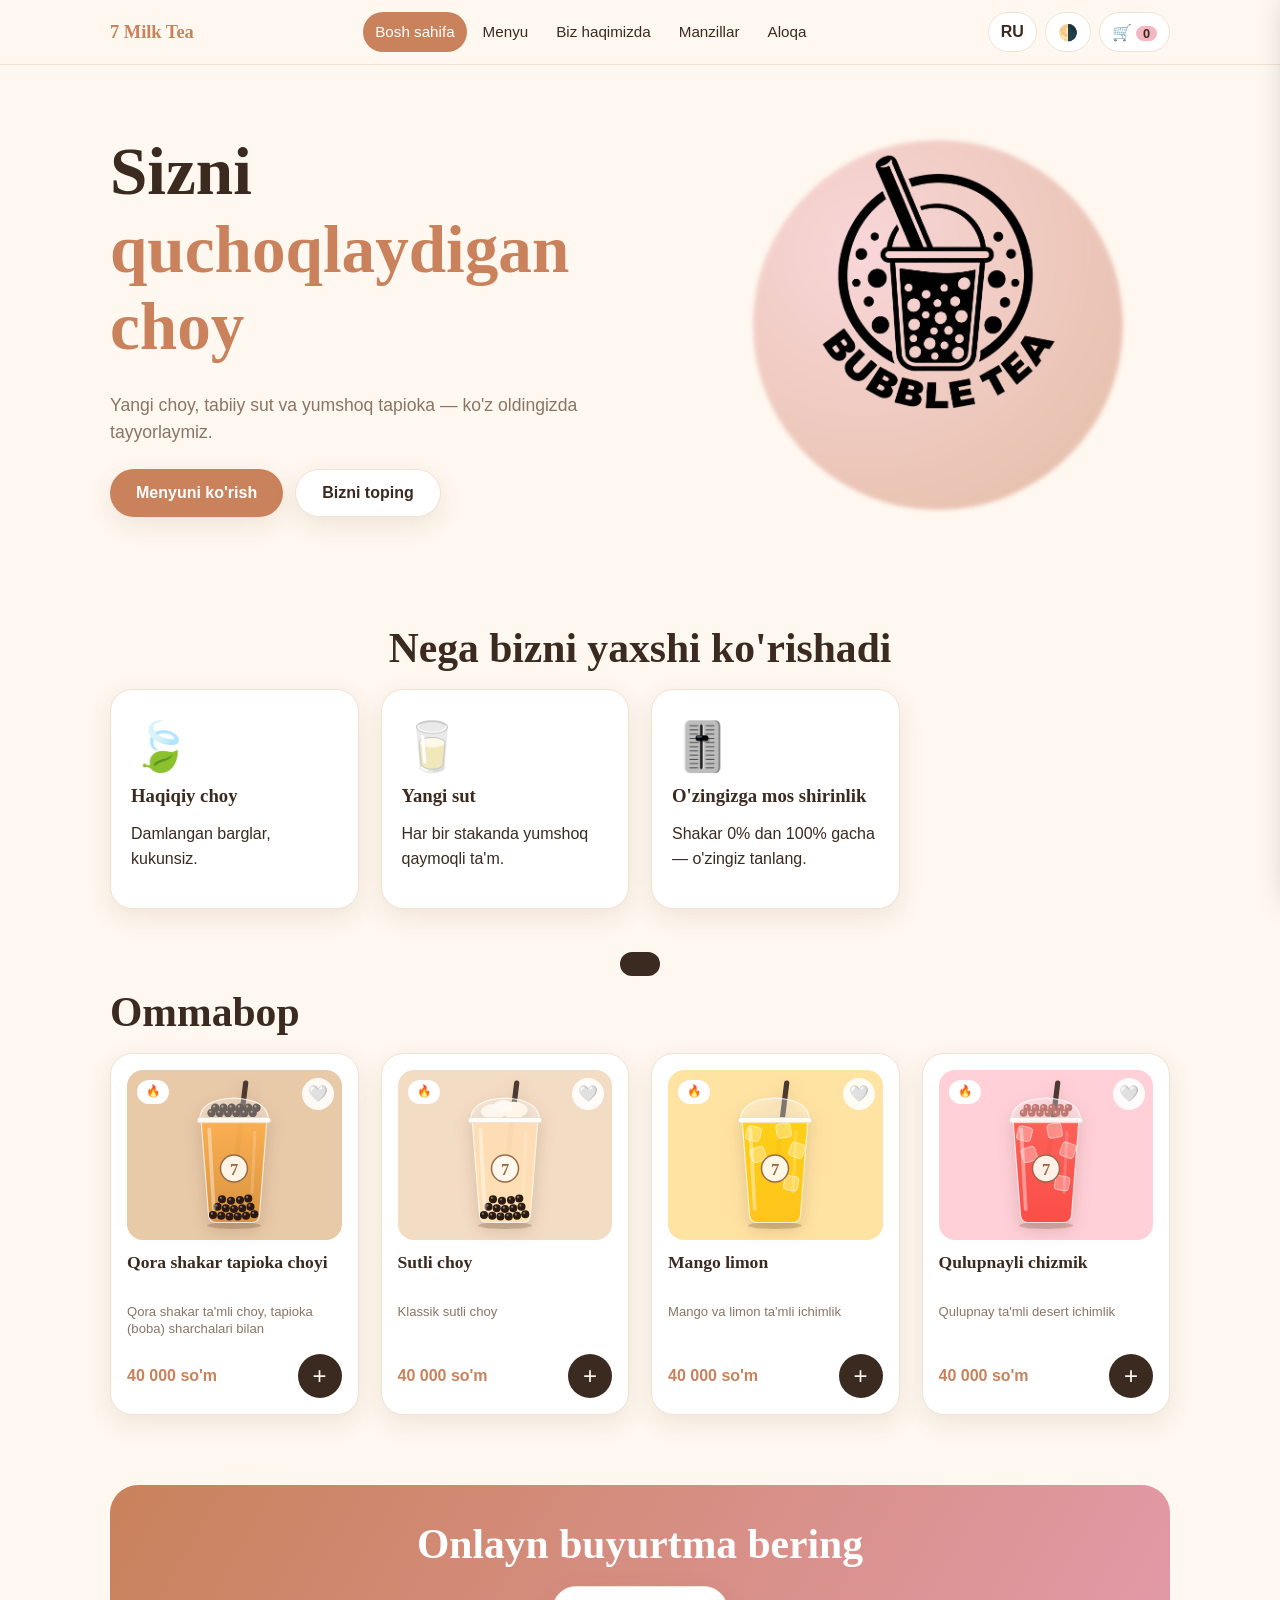
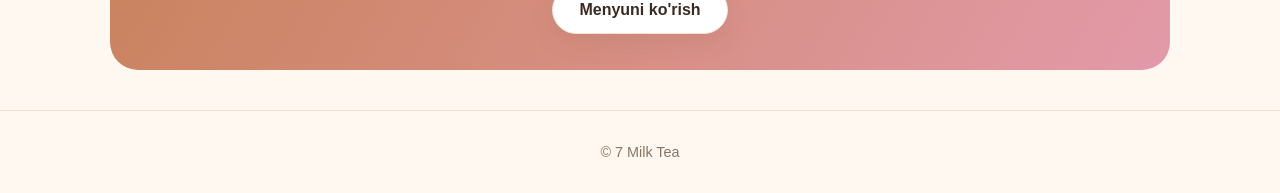
<file: index.html>
<!DOCTYPE html>
<html lang="uz">

<head>
    <meta charset="utf-8">
    <meta name="viewport" content="width=device-width, initial-scale=1, viewport-fit=cover">
    <title>7 Milk Tea</title>
    <link rel="stylesheet" href="style.css">
</head>

<body>


    <header>
        <div class="wrap bar">
            <div class="logo" data-go="home"><span>7 Milk Tea</span></div>
            <nav id="nav"><a data-go="home" data-t="n1"></a><a data-go="menu" data-t="n2"></a><a data-go="about"
                    data-t="n3"></a><a data-go="places" data-t="n4"></a><a data-go="contact" data-t="n5"></a></nav>
            <div class="tools"><button class="ib" id="lg" aria-label="Language">RU</button><button class="ib" id="th"
                    aria-label="Theme">🌗</button><button class="ib" id="cb" aria-label="Cart">🛒<span class="badge"
                        id="cn">0</span></button><button class="ib burger" id="bg" aria-label="Menu">☰</button></div>
        </div>
    </header>
    <main class="wrap">
        <section class="page" id="home">
            <div class="hero">
                <div>
                    <h1><span data-t="h1"></span> <span data-t="h2" style="color:var(--ac)"></span></h1>
                    <p data-t="hp"></p>
                    <div class="cta"><button class="btn" data-go="menu" data-t="b1"></button><button class="btn alt"
                            data-go="places" data-t="b2"></button></div>
                </div>
                <div class="art">
                    <div class="cup"><img class="img" src="picture_2d2814462c3545709ecf0c37a8397079.png" alt=""></div>
                </div>
            </div>
            <div class="sec">
                <h2 style="text-align:center" data-t="why"></h2>
                <div class="grid">
                    <div class="card">
                        <div class="em">🍃</div>
                        <h3 data-t="f1t"></h3>
                        <p data-t="f1d"></p>
                    </div>
                    <div class="card">
                        <div class="em">🥛</div>
                        <h3 data-t="f2t"></h3>
                        <p data-t="f2d"></p>
                    </div>
                    <div class="card">
                        <div class="em">🎚️</div>
                        <h3 data-t="f3t"></h3>
                        <p data-t="f3d"></p>
                    </div>
                </div>
            </div>
            <div class="sec">
                <h2 data-t="hits"></h2>
                <div class="grid" id="hits"></div>
            </div>
            <div class="band">
                <h2 data-t="bt"></h2><button class="btn alt" data-go="menu" data-t="b1"></button>
            </div>
        </section>
        <section class="page" id="menu">
            <div class="sec">
                <h2 data-t="n2"></h2>
                <p class="rev" data-t="mnote"></p><input id="q" data-p="search">
                <div class="tabs" id="tabs"></div>
                <div class="grid" id="mg"></div>
            </div>
        </section>
        <section class="page" id="about">
            <div class="sec two">
                <div>
                    <h2 data-t="n3"></h2>
                    <p data-t="ab1"></p>
                    <p data-t="ab2"></p><button class="btn" data-go="menu" data-t="b1"></button>
                </div>
                <div class="card" style="text-align:center">
                    <div style="font-size:7rem">🍵</div>
                </div>
            </div>
        </section>
        <section class="page" id="places">
            <div class="sec">
                <h2 data-t="n4"></h2>
                <div class="grid"><a class="card" href="https://yandex.com/maps/org/7_milk_tea/162572841706/"
                        target="_blank" rel="noopener">
                        <div class="em">📍</div>
                        <h3 data-t="city"></h3>
                        <p data-t="addr"></p>
                    </a>
                    <a target="_blank" href="https://eda.yandex.ru/restaurant/7_milk_tea?utm_campaign=superapp_taxi_web&utm_medium=referral&utm_source=rst_shared_link">
                        <div class="yandex">
                            <h2 class="yndxy">Яндекс Еда</h2>
                        </div>
                    </a>
                    <a target="_blank" href="https://www.uzumtezkor.uz/ru/discovery/search">
                        <div class="uzum">
                            <img class="uu" src="./unnamed.webp" alt="">
                            <h2 class="ww">Uzum tezkor</h2>
                        </div>
                    </a>
                </div>
            </div>
        </section>
        <section class="page" id="contact">
            <div class="sec two">
                <div>
                    <h2 data-t="n5"></h2>
                    <p data-t="cp"></p>
                    <p>📞 <a href="tel:+998993416116">+998 99 341 61 16</a><br><br><a
                            href="https://t.me/Sevendegremilktea" target="_blank" rel="noopener"><img class="img2"
                                src="[data-uri]"
                                alt="">Telegram</a><br><a href="https://www.instagram.com/bonjour_bubbleteauz/"
                            target="_blank" rel="noopener"><img class="img3"
                                src="[data-uri]"
                                alt="">Instagram</a></p>
                </div>
                <div class="card"><label data-t="nm"></label><input id="cname"><label data-t="ph"></label><input
                        id="cph" type="tel"><label data-t="msg"></label><textarea id="cmsg" rows="4"></textarea><button
                        class="btn" id="send" data-t="send"></button></div>
            </div>
        </section>
    </main>
    <footer>© 7 Milk Tea</footer>
    <aside id="drawer">
        <div style="display:flex;justify-content:space-between;align-items:center">
            <h2 style="margin:0" data-t="cart"></h2><button class="ib" id="cc" aria-label="Close">✕</button>
        </div>
        <div id="lines"></div><input id="oname" data-p="nm" autocomplete="name"><input id="ophone" data-p="ph"
            type="tel" autocomplete="tel">
        <div id="sum"></div><button class="btn" id="ord" data-t="order"></button>
    </aside>
    <div id="ov"></div>
    <div id="ok">
        <div class="card">
            <div style="font-size:4rem">🎉</div>
            <h2 data-t="thx"></h2>
            <p id="okt"></p><button class="btn" id="okb">OK</button>
        </div>
    </div>
    <div id="opt">
        <div class="card">
            <h3 id="ot"></h3><label data-t="sugar"></label><select id="osu">
                <option>0%</option>
                <option>30%</option>
                <option>50%</option>
                <option>70%</option>
                <option selected>100%</option>
            </select><label data-t="top"></label><select id="otp"></select>
            <div class="row" style="padding-bottom:10px"><b class="price" id="opr"></b><button class="btn" id="oadd"
                    data-t="add"></button></div><button class="btn alt" id="ox" style="width:100%"
                data-t="cancel"></button>
        </div>
    </div>
    <div id="toast"></div>
    </footer>
    <script src="./script.js"></script>
</body>

</html>
</file>
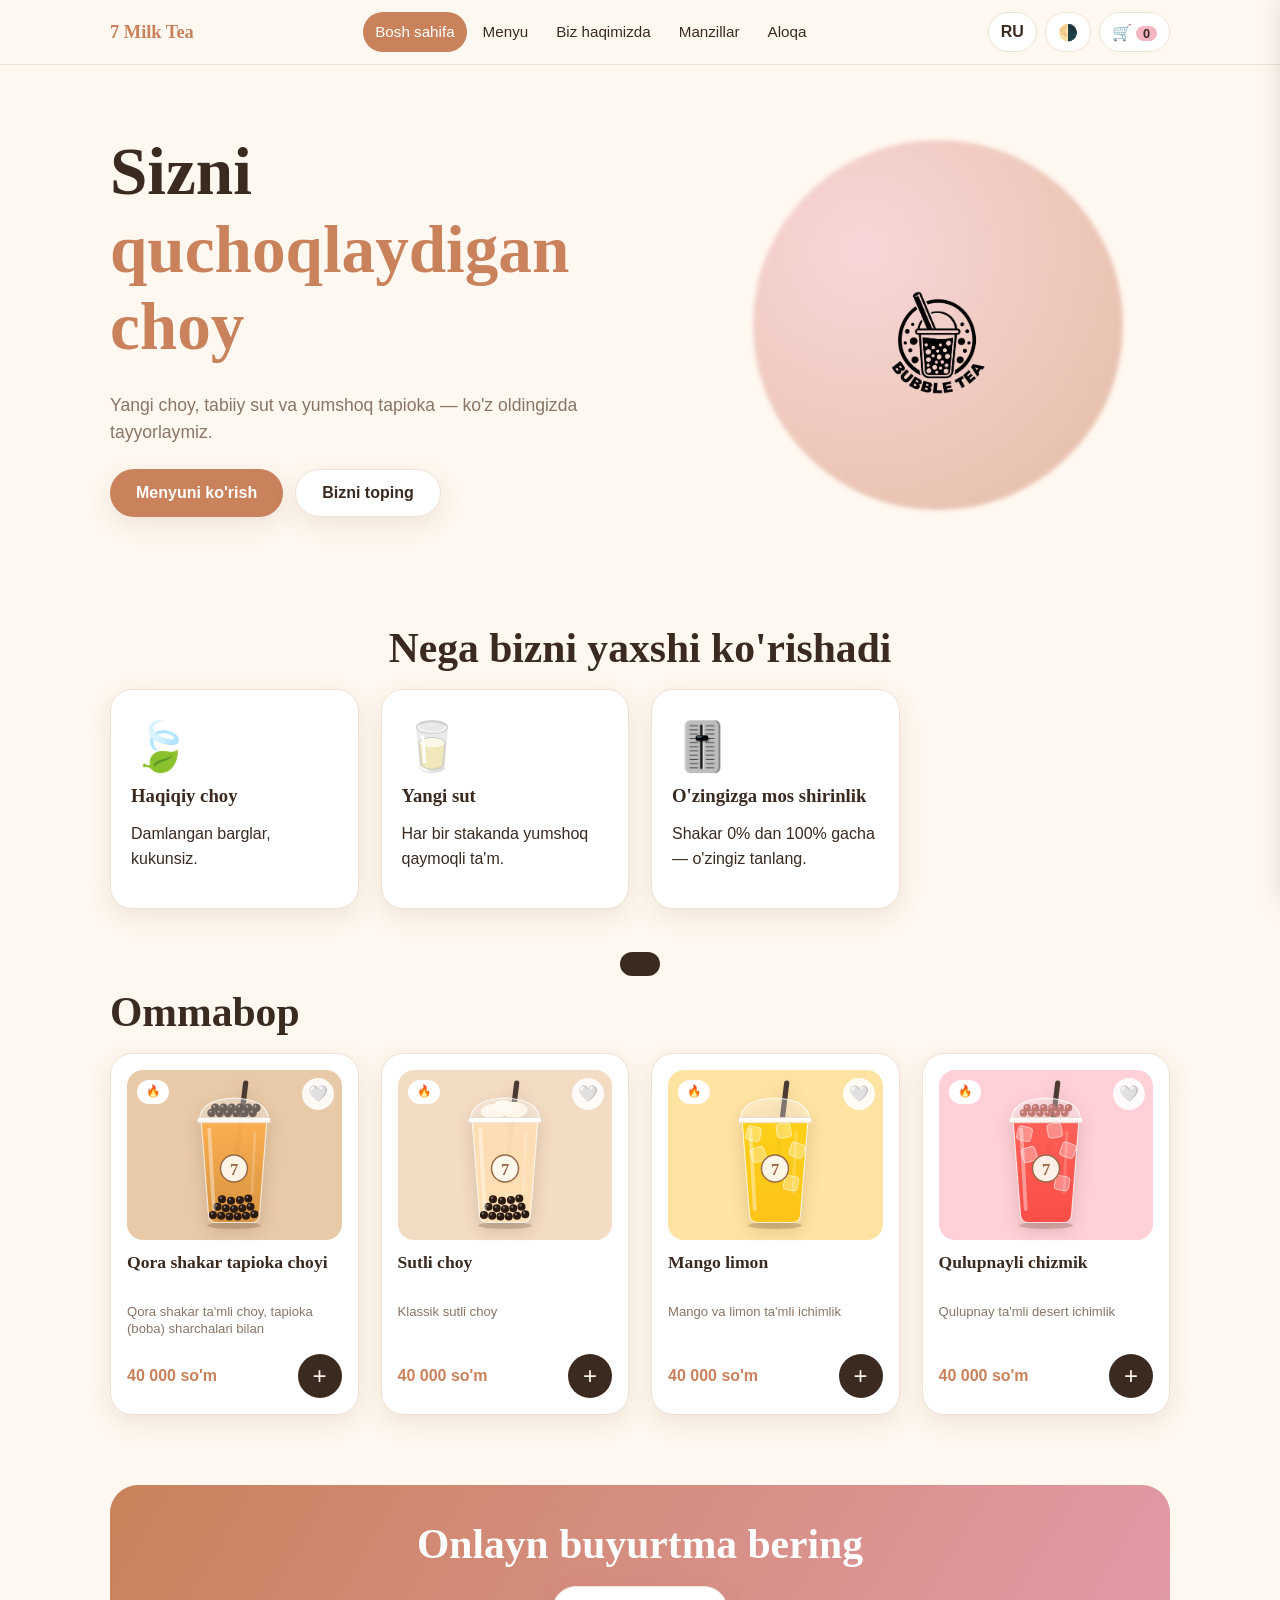
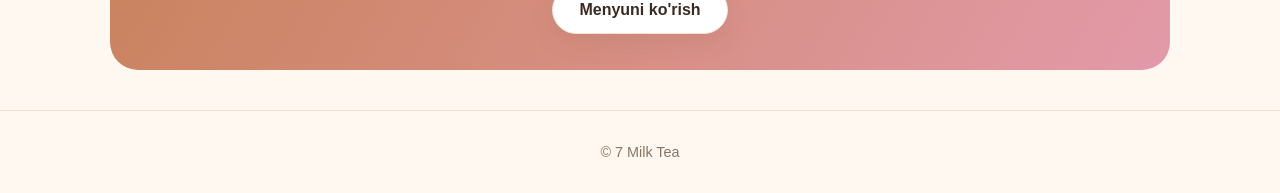
<file: index (5) (2) (2).html>
<!DOCTYPE html>
<html lang="uz">

<head>
    <meta charset="utf-8">
    <meta name="viewport" content="width=device-width, initial-scale=1, viewport-fit=cover">
    <title>7 Milk Tea</title>
    <style>
        :root {
            --bg: #fff8f0;
            --card: #fff;
            --ink: #3b2a20;
            --mut: #8a7565;
            --ac: #c9825b;
            --ac2: #f4b6c2;
            --gr: #a8c686;
            --line: #f0e2d3;
            --sh: 0 8px 24px rgba(120, 80, 50, .12);
            box-sizing: border-box;
            padding-top: env(safe-area-inset-top, 0px);
            padding-bottom: env(safe-area-inset-bottom, 0px)
        }

        @media(prefers-color-scheme:dark) {
            :root:not([data-theme="light"]) {
                --bg: #241a15;
                --card: #33251d;
                --ink: #f7eadd;
                --mut: #c2a993;
                --line: #4a3629;
                --sh: 0 8px 24px rgba(0, 0, 0, .4)
            }
        }

        :root[data-theme="dark"] {
            --bg: #241a15;
            --card: #33251d;
            --ink: #f7eadd;
            --mut: #c2a993;
            --line: #4a3629;
            --sh: 0 8px 24px rgba(0, 0, 0, .4)
        }

        html {
            scroll-padding-top: env(safe-area-inset-top, 0px);
            scroll-behavior: smooth
        }

        * {
            text-decoration: none;
            box-sizing: border-box
        }

        body {
            margin: 0;
            background: var(--bg);
            color: var(--ink);
            font-family: -apple-system, "Segoe UI", Roboto, Helvetica, Arial, sans-serif;
            line-height: 1.55
        }

        h1,
        h2,
        h3 {
            font-family: Georgia, "Times New Roman", serif;
            margin: 0 0 .4em;
            line-height: 1.15
        }

        h1 {
            font-size: clamp(2.2rem, 7vw, 4.2rem)
        }

        h2 {
            font-size: clamp(1.7rem, 4.5vw, 2.6rem)
        }

        .wrap {
            max-width: 1100px;
            margin: 0 auto;
            padding: 0 20px
        }

        header {
            position: sticky;
            top: env(safe-area-inset-top, 0px);
            z-index: 20;
            background: color-mix(in srgb, var(--bg) 88%, transparent);
            backdrop-filter: blur(10px);
            border-bottom: 1px solid var(--line)
        }

        .bar {
            display: flex;
            align-items: center;
            justify-content: space-between;
            height: 64px;
            gap: 10px
        }

        .logo {
            font-family: Georgia, serif;
            font-weight: 700;
            font-size: 1.15rem;
            cursor: pointer;
            white-space: nowrap
        }

        .logo span {
            color: var(--ac)
        }

        nav {
            display: flex;
            gap: 4px
        }

        nav a {
            padding: 8px 12px;
            border-radius: 99px;
            color: var(--ink);
            text-decoration: none;
            font-size: .95rem;
            cursor: pointer
        }

        nav a.on,
        nav a:hover {
            background: var(--ac);
            color: #fff
        }

        .tools {
            display: flex;
            gap: 8px
        }

        .ib {
            border: 1px solid var(--line);
            background: var(--card);
            color: var(--ink);
            border-radius: 99px;
            height: 40px;
            min-width: 40px;
            padding: 0 12px;
            font-size: 1rem;
            cursor: pointer
        }

        .burger {
            display: none
        }

        @media(max-width:780px) {
            .burger {
                display: block
            }

            nav {
                display: none;
                position: absolute;
                top: 64px;
                left: 0;
                right: 0;
                flex-direction: column;
                background: var(--bg);
                padding: 10px 20px 16px;
                border-bottom: 1px solid var(--line)
            }

            nav.open {
                display: flex
            }
        }

        .btn {
            display: inline-block;
            border: 0;
            background: var(--ac);
            color: #fff;
            padding: 14px 26px;
            border-radius: 99px;
            font-size: 1rem;
            font-weight: 600;
            cursor: pointer;
            box-shadow: var(--sh);
            text-decoration: none
        }

        .btn.alt {
            background: var(--card);
            color: var(--ink);
            border: 1px solid var(--line)
        }

        .page {
            display: none;
            animation: in .4s
        }

        .page.on {
            display: block
        }

        @keyframes in {
            from {
                opacity: 0;
                transform: translateY(12px)
            }

            to {
                opacity: 1;
                transform: none
            }
        }

        .hero {
            display: grid;
            grid-template-columns: 1.1fr .9fr;
            gap: 30px;
            align-items: center;
            padding: 50px 0
        }

        @media(max-width:780px) {
            .hero {
                grid-template-columns: 1fr;
                text-align: center;
                padding: 30px 0
            }

            .hero .cta {
                justify-content: center
            }
        }

        .hero p {
            color: var(--mut);
            font-size: 1.1rem;
            max-width: 520px
        }

        .cta {
            display: flex;
            gap: 12px;
            flex-wrap: wrap;
            margin-top: 22px
        }

        .art {
            position: relative;
            aspect-ratio: 1;
            max-width: 420px;
            margin: auto;
            width: 100%;
            display: grid;
            place-items: center
        }

        .art:before {
            content: "";
            position: absolute;
            inset: 6%;
            border-radius: 50%;
            background: radial-gradient(circle at 30% 30%, var(--ac2), var(--ac));
            opacity: .5;
            filter: blur(2px)
        }

        .cup {
            position: relative;
            font-size: clamp(120px, 30vw, 220px);
            animation: fl 4s ease-in-out infinite
        }

        @keyframes fl {
            50% {
                transform: translateY(-14px) rotate(3deg)
            }
        }

        .pill {
            position: absolute;
            background: var(--card);
            box-shadow: var(--sh);
            border-radius: 99px;
            padding: 8px 14px;
            font-size: .85rem;
            font-weight: 600
        }

        .sec {
            padding: 40px 0
        }

        .grid {
            display: grid;
            gap: 18px;
            grid-template-columns: repeat(auto-fill, minmax(230px, 1fr))
        }

        .card {
            background: var(--card);
            border: 1px solid var(--line);
            border-radius: 22px;
            padding: 20px;
            box-shadow: var(--sh)
        }

        .card .em {
            font-size: 3rem
        }

        .item {
            display: flex;
            flex-direction: column;
            gap: 6px;
            transition: transform .2s
        }

        .item:hover {
            transform: translateY(-4px)
        }

        .item .top {
            height: 110px;
            border-radius: 16px;
            display: grid;
            place-items: center;
            font-size: 3.6rem
        }

        .price {
            font-weight: 700;
            color: var(--ac)
        }

        .row {
            display: flex;
            justify-content: space-between;
            align-items: center;
            margin-top: auto;
            padding-top: 8px
        }

        .add {
            border: 0;
            background: var(--ink);
            color: var(--bg);
            width: 38px;
            height: 38px;
            border-radius: 50%;
            font-size: 1.3rem;
            cursor: pointer
        }

        .tabs {
            display: flex;
            gap: 8px;
            overflow-x: auto;
            padding: 4px 0 18px
        }

        .tabs button {
            border: 1px solid var(--line);
            background: var(--card);
            color: var(--ink);
            padding: 9px 18px;
            border-radius: 99px;
            cursor: pointer;
            white-space: nowrap;
            font-size: .95rem
        }

        .tabs button.on {
            background: var(--ac);
            color: #fff;
            border-color: var(--ac)
        }

        .band {
            background: linear-gradient(120deg, var(--ac), #e39aa9);
            color: #fff;
            border-radius: 28px;
            padding: 36px 26px;
            text-align: center;
            margin: 30px 0
        }

        .stats {
            display: grid;
            grid-template-columns: repeat(auto-fit, minmax(120px, 1fr));
            gap: 14px;
            text-align: center
        }

        .stats b {
            font-family: Georgia, serif;
            font-size: 2.2rem;
            display: block;
            color: var(--ac)
        }

        .two {
            display: grid;
            grid-template-columns: 1fr 1fr;
            gap: 26px;
            align-items: center
        }

        @media(max-width:780px) {
            .two {
                grid-template-columns: 1fr
            }
        }

        input,
        textarea,
        select {
            width: 100%;
            padding: 13px 14px;
            border-radius: 14px;
            border: 1px solid var(--line);
            background: var(--card);
            color: var(--ink);
            font: inherit;
            margin-bottom: 12px
        }

        label {
            font-size: .9rem;
            color: var(--mut)
        }

        .rev {
            font-style: italic;
            color: var(--mut)
        }

        footer {
            border-top: 1px solid var(--line);
            margin-top: 40px;
            padding: 30px 0;
            color: var(--mut);
            text-align: center;
            font-size: .9rem
        }

        #drawer {
            position: fixed;
            top: 0;
            right: 0;
            bottom: 0;
            width: min(400px, 100%);
            background: var(--bg);
            z-index: 40;
            box-shadow: -10px 0 30px rgba(0, 0, 0, .25);
            transform: translateX(105%);
            transition: .3s;
            display: flex;
            flex-direction: column;
            padding: calc(18px + env(safe-area-inset-top, 0px)) 18px calc(18px + env(safe-area-inset-bottom, 0px))
        }

        #drawer.open {
            transform: none
        }

        #lines {
            flex: 1;
            overflow: auto
        }

        .ln {
            display: flex;
            align-items: center;
            gap: 10px;
            padding: 10px 0;
            border-bottom: 1px solid var(--line)
        }

        .ln .n {
            flex: 1
        }

        .q button {
            border: 1px solid var(--line);
            background: var(--card);
            color: var(--ink);
            width: 28px;
            height: 28px;
            border-radius: 50%;
            cursor: pointer
        }

        .badge {
            background: var(--ac2);
            color: #3b2a20;
            border-radius: 99px;
            padding: 0 7px;
            font-size: .8rem;
            margin-left: 4px;
            font-weight: 700
        }

        #toast {
            position: fixed;
            left: 50%;
            bottom: calc(24px + env(safe-area-inset-bottom, 0px));
            transform: translate(-50%, 100px);
            background: var(--ink);
            color: var(--bg);
            padding: 12px 20px;
            border-radius: 99px;
            z-index: 50;
            transition: .3s
        }

        #toast.on {
            transform: translate(-50%, 0)
        }

        .desc {
            color: var(--mut);
            font-size: .82rem;
            line-height: 1.35
        }

        .hit {
            position: absolute;
            top: 10px;
            left: 10px;
            background: #fff;
            color: #3b2a20;
            font-size: .72rem;
            font-weight: 700;
            padding: 3px 9px;
            border-radius: 99px
        }

        .item .top {
            position: relative
        }

        #ov {
            position: fixed;
            inset: 0;
            background: rgba(30, 15, 5, .45);
            z-index: 35;
            opacity: 0;
            pointer-events: none;
            transition: .3s
        }

        #ov.open {
            opacity: 1;
            pointer-events: auto
        }

        #ok {
            position: fixed;
            inset: 0;
            z-index: 60;
            background: rgba(30, 15, 5, .55);
            display: none;
            place-items: center;
            padding: 20px
        }

        #ok.open {
            display: grid
        }

        #ok .card {
            max-width: 380px;
            text-align: center
        }

        .steps {
            counter-reset: s
        }

        .steps .card {
            position: relative;
            padding-top: 34px
        }

        .steps .card:before {
            counter-increment: s;
            content: counter(s);
            position: absolute;
            top: -14px;
            left: 20px;
            width: 32px;
            height: 32px;
            border-radius: 50%;
            background: var(--ac);
            color: #fff;
            display: grid;
            place-items: center;
            font-weight: 700
        }

        .tools select {
            width: auto;
            margin: 0;
            padding: 0 8px;
            height: 40px;
            border-radius: 99px
        }

        .fav {
            position: absolute;
            top: 8px;
            right: 8px;
            border: 0;
            background: rgba(255, 255, 255, .88);
            border-radius: 50%;
            width: 32px;
            height: 32px;
            cursor: pointer;
            font-size: 1rem;
            line-height: 1
        }

        #opt {
            position: fixed;
            inset: 0;
            z-index: 60;
            background: rgba(30, 15, 5, .55);
            display: none;
            place-items: center;
            padding: 20px
        }

        #opt.open {
            display: grid
        }

        #opt .card {
            width: 100%;
            max-width: 380px;
            max-height: 100%;
            overflow: auto
        }

        #drawer {
            overflow-y: auto
        }

        #lines {
            flex: 1 0 auto;
            min-height: 110px
        }

        .tools select {
            width: auto
        }

        #lg {
            font-weight: 700
        }

        .demo {
            background: var(--ac2);
            color: #3b2a20;
            text-align: center;
            font-size: .82rem;
            padding: 6px 12px
        }

        .img {
            width: 120px;
        }

        .img2 {
            width: 15px;
        }

        .img3 {
            width: 20px;
        }
    </style>
    <style>
        .cp {
            height: 100px;
            max-width: 90%;
            object-fit: contain;
            filter: drop-shadow(0 6px 8px rgba(80, 40, 10, .25))
        }

        .ci {
            height: 44px;
            width: 30px;
            object-fit: contain
        }

        .item {
            padding: 16px;
            gap: 8px
        }

        .item .top {
            height: 170px
        }

        .cp {
            height: 150px;
            width: auto;
            filter: drop-shadow(0 6px 8px rgba(80, 40, 10, .18))
        }

        svg.ci {
            height: 50px;
            width: auto
        }

        .ln .n small {
            display: block
        }

        .item h3 {
            min-height: 2.4em
        }

        .item .desc {
            min-height: 2.6em
        }

        .grid {
            gap: 22px
        }

        .item .add {
            width: 44px;
            height: 44px;
            font-size: 1.5rem
        }
    </style>
</head>

<body>
    <header>
        <div class="wrap bar">
            <div class="logo" data-go="home"><span>7 Milk Tea</span></div>
            <nav id="nav"><a data-go="home" data-t="n1"></a><a data-go="menu" data-t="n2"></a><a data-go="about"
                    data-t="n3"></a><a data-go="places" data-t="n4"></a><a data-go="contact" data-t="n5"></a></nav>
            <div class="tools"><button class="ib" id="lg" aria-label="Language">RU</button><button class="ib" id="th"
                    aria-label="Theme">🌗</button><button class="ib" id="cb" aria-label="Cart">🛒<span class="badge"
                        id="cn">0</span></button><button class="ib burger" id="bg" aria-label="Menu">☰</button></div>
        </div>
    </header>
    <main class="wrap">
        <section class="page" id="home">
            <div class="hero">
                <div>
                    <h1><span data-t="h1"></span> <span data-t="h2" style="color:var(--ac)"></span></h1>
                    <p data-t="hp"></p>
                    <div class="cta"><button class="btn" data-go="menu" data-t="b1"></button><button class="btn alt"
                            data-go="places" data-t="b2"></button></div>
                </div>
                <div class="art">
                    <div class="cup"><img class="img" src="picture_2d2814462c3545709ecf0c37a8397079.png" alt=""></div>
                </div>
            </div>
            <div class="sec">
                <h2 style="text-align:center" data-t="why"></h2>
                <div class="grid">
                    <div class="card">
                        <div class="em">🍃</div>
                        <h3 data-t="f1t"></h3>
                        <p data-t="f1d"></p>
                    </div>
                    <div class="card">
                        <div class="em">🥛</div>
                        <h3 data-t="f2t"></h3>
                        <p data-t="f2d"></p>
                    </div>
                    <div class="card">
                        <div class="em">🎚️</div>
                        <h3 data-t="f3t"></h3>
                        <p data-t="f3d"></p>
                    </div>
                </div>
            </div>
            <div class="sec">
                <h2 data-t="hits"></h2>
                <div class="grid" id="hits"></div>
            </div>
            <div class="band">
                <h2 data-t="bt"></h2><button class="btn alt" data-go="menu" data-t="b1"></button>
            </div>
        </section>
        <section class="page" id="menu">
            <div class="sec">
                <h2 data-t="n2"></h2>
                <p class="rev" data-t="mnote"></p><input id="q" data-p="search">
                <div class="tabs" id="tabs"></div>
                <div class="grid" id="mg"></div>
            </div>
        </section>
        <section class="page" id="about">
            <div class="sec two">
                <div>
                    <h2 data-t="n3"></h2>
                    <p data-t="ab1"></p>
                    <p data-t="ab2"></p><button class="btn" data-go="menu" data-t="b1"></button>
                </div>
                <div class="card" style="text-align:center">
                    <div style="font-size:7rem">🍵</div>
                </div>
            </div>
        </section>
        <section class="page" id="places">
            <div class="sec">
                <h2 data-t="n4"></h2>
                <div class="grid"><a class="card" href="https://yandex.com/maps/org/7_milk_tea/162572841706/"
                        target="_blank" rel="noopener">
                        <div class="em">📍</div>
                        <h3 data-t="city"></h3>
                        <p data-t="addr"></p>
                    </a></div>
            </div>
        </section>
        <section class="page" id="contact">
            <div class="sec two">
                <div>
                    <h2 data-t="n5"></h2>
                    <p data-t="cp"></p>
                    <p>📞 <a href="tel:+998993416116">+998 99 341 61 16</a><br><br><a
                            href="https://web.telegram.org/a/#-1002705418649" target="_blank" rel="noopener"><img
                                class="img2"
                                src="[data-uri]"
                                alt="">Telegram</a><br><a href="https://www.instagram.com/bonjour_bubbleteauz/"
                            target="_blank" rel="noopener"><img class="img3"
                                src="[data-uri]"
                                alt="">Instagram</a></p>
                </div>
                <div class="card"><label data-t="nm"></label><input id="cname"><label data-t="ph"></label><input
                        id="cph" type="tel"><label data-t="msg"></label><textarea id="cmsg" rows="4"></textarea><button
                        class="btn" id="send" data-t="send"></button></div>
            </div>
        </section>
    </main>
    <footer>© 7 Milk Tea</footer>
    <aside id="drawer">
        <div style="display:flex;justify-content:space-between;align-items:center">
            <h2 style="margin:0" data-t="cart"></h2><button class="ib" id="cc" aria-label="Close">✕</button>
        </div>
        <div id="lines"></div><input id="oname" data-p="nm" autocomplete="name"><input id="ophone" data-p="ph"
            type="tel" autocomplete="tel">
        <div id="sum"></div><button class="btn" id="ord" data-t="order"></button>
    </aside>
    <div id="ov"></div>
    <div id="ok">
        <div class="card">
            <div style="font-size:4rem">🎉</div>
            <h2 data-t="thx"></h2>
            <p id="okt"></p><button class="btn" id="okb">OK</button>
        </div>
    </div>
    <div id="opt">
        <div class="card">
            <h3 id="ot"></h3><label data-t="sugar"></label><select id="osu">
                <option>0%</option>
                <option>30%</option>
                <option>50%</option>
                <option>70%</option>
                <option selected>100%</option>
            </select><label data-t="top"></label><select id="otp"></select>
            <div class="row" style="padding-bottom:10px"><b class="price" id="opr"></b><button class="btn" id="oadd"
                    data-t="add"></button></div><button class="btn alt" id="ox" style="width:100%"
                data-t="cancel"></button>
        </div>
    </div>
    <div id="toast"></div>
    <script>
        // [nomi, kategoriya, narx, emoji, rang, kod]
        const M = [
            ["Qora shakar tapioka choyi", 0, 40000, "🟤", "#e8c9a8", "A1"], ["Sutli choy", 0, 40000, "🧋", "#f3dcc4", "A3"], ["O'rikli sutli choy", 0, 40000, "🍑", "#ffd8c4", "A3"], ["Jasmin sutli choy", 0, 40000, "🌼", "#fff0c2", "A1"], ["Yashil choy limon", 0, 40000, "🍋", "#e3f0bf", "B3"], ["Qulupnayli chizmik", 0, 40000, "🍓", "#ffd0d8", "B4"], ["Uzumli sutli choy", 0, 40000, "🍇", "#e6d3f2", "C1"], ["Mango limon", 0, 40000, "🥭", "#ffe3a3", "C5"], ["Ananasli choy", 0, 40000, "🍍", "#fff0b0", "D3"], ["Uzumli kokos", 0, 40000, "🥥", "#eadcf2", "D3"],
            ["Mango choyi", 1, 34000, "🥭", "#ffe3a3", "A1"], ["Soya sutli choy", 1, 34000, "🥛", "#f3e8d6", "A2"], ["Pudingli sutli choy", 1, 34000, "🍮", "#ffe9b8", "A5"], ["Qizil loviyali sutli choy", 1, 34000, "🫘", "#f0d2c4", "A6"], ["Qora sutli choy", 1, 40000, "⚫", "#e2d5cc", "A7"], ["Jasmin sutli choy", 1, 40000, "🌼", "#fff0c2", "B2"],
            ["Mango choyi", 2, 40000, "🥭", "#ffe3a3", "B1"], ["Passion mevali choy", 2, 42000, "🍹", "#ffe0a0", "B5"], ["Limon choyi", 2, 40000, "🍋", "#fff3b0", "B6"], ["O'rmon mevali choy", 2, 40000, "🍓", "#ffc4c4", "B7"], ["Jasmin choyi", 2, 40000, "🌼", "#fff0c2", "B8"], ["Tog' choyi", 2, 40000, "🍃", "#d5e8bf", "B9"], ["Ko'k mevali choy", 2, 40000, "🫐", "#d8d4f2", "B10"], ["Muzli limon choyi", 2, 35000, "🧊", "#dff3df", "B11"],
            ["Kumquat limon", 3, 40000, "🍊", "#ffd9a8", "B12"], ["Jasmin yashil choy", 3, 40000, "🍵", "#d5e8bf", "B13"], ["Greyfurt limon", 3, 40000, "🍊", "#ffc9a8", "B14"], ["Passion mango", 3, 42000, "🥭", "#ffe3a3", "C3"], ["Mango ananas choyi", 3, 42000, "🍍", "#ffeaa8", "C4"], ["Mango limon kokos", 3, 42000, "🥥", "#fff0c2", "C6"], ["Passion uzum", 3, 42000, "🍇", "#e6d3f2", "C7"],
            ["Amerikano qahva", 4, 30000, "☕", "#e0cbb8", "D1"], ["Latte qahva", 4, 40000, "☕", "#f3dcc4", "D2"],
            ["Kokos yong'og'i", 5, 1000, "🥥", "#f4efe8", ""], ["Qizil loviya", 5, 1000, "🫘", "#f0d2c4", ""], ["Marvarid", 5, 1000, "⚪", "#e2d5cc", ""], ["Kui bo bo", 5, 1000, "🟡", "#fff0c2", ""], ["Puding", 5, 1000, "🍮", "#ffe9b8", ""]];
        const CATS = [["Молочные чаи и тапиока", "Tapioka va sutli choylar"], ["Фруктовые чаи", "Mevali choylar"], ["Свежеприготовленные напитки", "Yangi tayyorlangan ichimliklar"], ["Кофе", "Qahva"], ["Добавки (топпинги)", "Masalliqlar (topping)"]], TOP = [33, 34, 35, 36, 37], HIT = [0, 1, 7, 5];
        const ND = { uz: ["Qora shakar ta'mli choy, tapioka (boba) sharchalari bilan", "Klassik sutli choy", "O'rik ta'mli sutli choy", "Jasmin hidli sutli choy", "Yashil choy va limon", "Qulupnay ta'mli desert ichimlik", "Uzum ta'mli sutli choy", "Mango va limon ta'mli ichimlik", "Ananas ta'mli choy", "Uzum va kokos ta'mli ichimlik", "Mango ta'mli choy", "Soya suti bilan choy", "Puding qo'shilgan sutli choy", "Qizil loviya qo'shilgan sutli choy", "Qora choy va sut", "Jasmin choyi va sut", "Mango ta'mli choy, haqiqiy meva bilan", "Passion mevasi (marakuya) bilan choy, haqiqiy meva bilan", "Limonli choy, haqiqiy meva bilan", "O'rmon rezavorlari bilan choy, haqiqiy meva bilan", "Jasmin hidli choy, haqiqiy meva bilan", "Yashil rangli tog' choyi", "Ko'k rezavorlar bilan choy, haqiqiy meva bilan", "Sovuq limonli choy, muz bilan", "Kumquat (kichkina apelsinga o'xshash sitrus meva) va limon ichimligi", "Jasmin hidli yashil choy", "Greyfurt va limon ichimligi", "Passion mevasi va mango ichimligi", "Mango va ananas choyi", "Mango, limon va kokos ichimligi", "Passion mevasi va uzum ichimligi", "Sutsiz qora qahva (americano)", "Sutli qahva (latte)", "Kokos bo'laklari", "Shirin qizil loviya", "Tapioka sharchalari (marvarid)", "Qo'shimcha topping", "Yumshoq puding"], ru: ["Чай со вкусом чёрного сахара и шариками тапиоки", "Классический чай с молоком", "Молочный чай со вкусом абрикоса", "Молочный чай с ароматом жасмина", "Зелёный чай с лимоном", "Десертный напиток со вкусом клубники", "Молочный чай со вкусом винограда", "Напиток со вкусом манго и лимона", "Чай со вкусом ананаса", "Напиток со вкусом винограда и кокоса", "Чай со вкусом манго", "Чай с соевым молоком", "Молочный чай с пудингом", "Молочный чай с красной фасолью", "Чёрный чай с молоком", "Жасминовый чай с молоком", "Чай с манго и настоящими фруктами", "Чай с маракуйей и настоящими фруктами", "Лимонный чай с настоящими фруктами", "Чай с лесными ягодами и настоящими фруктами", "Жасминовый чай с настоящими фруктами", "Зелёный горный чай", "Чай с синими ягодами и настоящими фруктами", "Холодный лимонный чай со льдом", "Напиток с кумкватом (маленький цитрус, похож на мини-апельсин) и лимоном", "Зелёный чай с ароматом жасмина", "Напиток с грейпфрутом и лимоном", "Напиток с маракуйей и манго", "Чай с манго и ананасом", "Напиток с манго, лимоном и кокосом", "Напиток с маракуйей и виноградом", "Чёрный кофе без молока (американо)", "Кофе с молоком (латте)", "Кокосовая стружка", "Сладкая красная фасоль", "Шарики тапиоки (жемчужины)", "Дополнительный топпинг", "Нежный пудинг"] };
        const NC = [0, 0, 0, 0, 1, 1, 0, 1, 1, 1, 1, 0, 0, 0, 0, 0, 1, 1, 1, 1, 1, 1, 1, 1, 2, 2, 2, 2, 2, 2, 2, 3, 3, 4, 4, 4, 4, 4]; M.forEach((m, i) => m[1] = NC[i]);
        const NR = ["Чай с тапиокой на чёрном сахаре", "Молочный чай", "Молочный чай с абрикосом", "Молочный жасминовый чай", "Зелёный чай с лимоном", "Клубничный чизкейк", "Молочный чай с виноградом", "Манго-лимон", "Ананасовый чай", "Виноград с кокосом", "Манговый чай", "Соевый молочный чай", "Молочный чай с пудингом", "Молочный чай с красной фасолью", "Чёрный молочный чай", "Молочный жасминовый чай", "Манговый чай", "Чай с маракуйей и фруктами", "Лимонный чай", "Лесной фруктовый чай", "Жасминовый чай", "Горный чай", "Чай с синими ягодами", "Ледяной лимонный чай", "Кумкват-лимон", "Зелёный жасминовый чай", "Грейпфрут-лимон", "Маракуйя-манго", "Манго-ананасовый чай", "Манго-лимон-кокос", "Маракуйя-виноград", "Кофе американо", "Кофе латте", "Кокосовая стружка", "Красная фасоль", "Жемчужины", "Куи бо бо", "Пудинг"];
        const T = {
            ru: { mnote: "Цены в сумах. При заказе выберите сладость (0–100%) и топпинг (+1 000 сум).", n1: "Главная", n2: "Меню", n3: "О нас", n4: "Адреса", n5: "Контакты", h1: "Чай, который", h2: "обнимает", hp: "Свежий чай, натуральное молоко и мягкая тапиока — готовим прямо при вас.", b1: "Смотреть меню", b2: "Найти нас", why: "Почему нас любят", f1t: "Настоящий чай", f1d: "Заваренные листья, без порошков.", f2t: "Свежее молоко", f2d: "Мягкий сливочный вкус в каждом стакане.", f3t: "Ваша сладость", f3d: "Сахар от 0% до 100% — как вам нравится.", hits: "Хиты", bt: "Закажите онлайн", ab1: "7 Milk Tea — это любовь к тайваньскому чаю и уютные места, где приятно проводить время.", ab2: "Мы готовим каждый напиток свежим и подстраиваем его под ваш вкус.", city: "Ташкент", addr: "Открыть на карте", cp: "Вопросы, сотрудничество или заказ на праздник — напишите нам.", nm: "Имя", ph: "Телефон", msg: "Сообщение", send: "Отправить", cart: "Корзина", order: "Оформить заказ", thx: "Почти готово!", sugar: "Сахар", top: "Топпинг", add: "Добавить", cancel: "Отмена", search: "🔍 Найти напиток", fav: "Избранное", none: "Без топпинга", empty: "Корзина пуста — загляните в меню 🧋", sum: "Итого", nf: "Ничего не найдено", added: "Добавлено 🧋", need: "Укажите имя и телефон", cur: "сум", okm: "Спасибо, {n}! Заказ №{no} на {s}. Отправьте открывшееся сообщение в Telegram — мы подтвердим заказ." },
            uz: { mnote: "Narxlar so'mda. Buyurtmada shakar miqdori (0–100%) va topping (+1 000 so'm) tanlanadi.", n1: "Bosh sahifa", n2: "Menyu", n3: "Biz haqimizda", n4: "Manzillar", n5: "Aloqa", h1: "Sizni", h2: "quchoqlaydigan choy", hp: "Yangi choy, tabiiy sut va yumshoq tapioka — ko'z oldingizda tayyorlaymiz.", b1: "Menyuni ko'rish", b2: "Bizni toping", why: "Nega bizni yaxshi ko'rishadi", f1t: "Haqiqiy choy", f1d: "Damlangan barglar, kukunsiz.", f2t: "Yangi sut", f2d: "Har bir stakanda yumshoq qaymoqli ta'm.", f3t: "O'zingizga mos shirinlik", f3d: "Shakar 0% dan 100% gacha — o'zingiz tanlang.", hits: "Ommabop", bt: "Onlayn buyurtma bering", ab1: "7 Milk Tea — Tayvan choyiga muhabbat va vaqt o'tkazish yoqimli bo'lgan qulay joylar.", ab2: "Har bir ichimlikni yangi tayyorlaymiz va didingizga moslaymiz.", city: "Toshkent", addr: "Xaritada ochish", cp: "Savollar, hamkorlik yoki bayram buyurtmasi — bizga yozing.", nm: "Ism", ph: "Telefon", msg: "Xabar", send: "Yuborish", cart: "Savat", order: "Buyurtma berish", thx: "Deyarli tayyor!", sugar: "Shakar", top: "Topping", add: "Qo'shish", cancel: "Bekor qilish", search: "🔍 Ichimlik qidirish", fav: "Sevimlilar", none: "Toppingsiz", empty: "Savat bo'sh — menyuga qarang 🧋", sum: "Jami", nf: "Hech narsa topilmadi", added: "Qo'shildi 🧋", need: "Ism va telefonni kiriting", cur: "so'm", okm: "Rahmat, {n}! №{no} buyurtma ({s}). Telegramda ochilgan xabarni yuboring — buyurtmangizni tasdiqlaymiz." }
        };
        const $ = s => document.querySelector(s);
        const ls = k => { try { return localStorage.getItem(k) } catch (e) { return null } }, sv = (k, v) => { try { localStorage.setItem(k, v) } catch (e) { } };
        let lang = ls("sd_lang") == "ru" ? "ru" : "uz", cat = 0, qs = "", cart = {}, fav = [], oi = 0, lastTot = 0;
        try { cart = JSON.parse(ls("sd_cart4") || "{}"); fav = JSON.parse(ls("sd_fav2") || "[]") } catch (e) { }
        const t = k => T[lang][k], nm = i => lang == "ru" ? NR[i] : M[i][0], fmt = n => String(n).replace(/\B(?=(\d{3})+$)/g, " ") + " " + t("cur");
        const toast = x => { const e = $("#toast"); e.textContent = x; e.classList.add("on"); setTimeout(() => e.classList.remove("on"), 2000) };
        function sendTg(txt) { window.open("https://t.me/share/url?url=" + encodeURIComponent("7 Milk Tea") + "&text=" + encodeURIComponent(txt), "_blank") }
        function go(p) { if (!document.getElementById(p)) p = "home"; document.querySelectorAll(".page").forEach(x => x.classList.toggle("on", x.id == p)); document.querySelectorAll("nav a").forEach(a => a.classList.toggle("on", a.dataset.go == p)); $("#nav").classList.remove("open"); scrollTo(0, 0); if (location.hash != "#" + p) history.replaceState(null, "", "#" + p) }
        const CC = [["#fdaf4f", "#d8923c"], ["#ffddb5", "#ffe1b3"], ["#fff3cd", "#ffeec4"], ["#e9fb8b", "#eced7b"], ["#ebff62", "#d7f22e"], ["#ff5e55", "#fb4a44"], ["#e6a4e1", "#e49bd9"], ["#ffcf13", "#ffc316"], ["#ffe027", "#ffcf00"], ["#cf7ccd", "#f0d2f4"], ["#ffeec7", "#ffecc1"], ["#ffedc5", "#ffedc8"], ["#fff8d4", "#fff8ce"], ["#fff1c9", "#fff1cb"], ["#ffe7cb", "#ffe5c1"], ["#fbffc3", "#ecff7e"], ["#ffe72c", "#ffd82f"], ["#ffe456", "#fdcf1c"], ["#fff342", "#f5e500"], ["#ff2f2a", "#fd0b11"], ["#ffd727", "#ffcf1f"], ["#cdf31f", "#a9d417"], ["#b45fb3", "#bd47a9"], ["#e0fd72", "#caf518"], ["#ffbd0b", "#feb800"], ["#e6f838", "#c0da0d"], ["#ffdd52", "#ff8831"], ["#ffe159", "#ffcb00"], ["#ffd82f", "#ffc600"], ["#ffeb7d", "#ffc700"], ["#e378a8", "#ae217d"], ["#e96e14", "#753725"], ["#ffb140", "#fbf3e6"]], SP = [["pearl", 1, 0, 0], ["cream", 1, 0, 0], ["cream", 1, 0, 0], ["jelly", 1, 0, 0], ["none", 0, 1, 0], ["berry", 0, 1, 0], ["jelly", 0, 1, 0], ["none", 0, 1, 0], ["none", 0, 1, 0], ["none", 0, 1, 1], ["cream", 1, 0, 0], ["cream", 1, 0, 0], ["cream", 1, 0, 0], ["berry", 1, 0, 0], ["pearl", 1, 0, 0], ["jelly", 0, 0, 0], ["none", 0, 1, 0], ["cream", 0, 1, 0], ["lemon", 0, 1, 0], ["berry", 0, 1, 0], ["none", 0, 1, 0], ["jelly", 0, 1, 0], ["berry", 0, 1, 0], ["lemon", 0, 1, 0], ["none", 0, 1, 0], ["jelly", 0, 1, 0], ["none", 0, 1, 0], ["lemon", 0, 1, 0], ["none", 0, 1, 0], ["cream", 0, 1, 0], ["cream", 0, 1, 0], ["none", 0, 1, 0], ["foam", 0, 1, 1]];
        const hx = h => [1, 3, 5].map(k => parseInt(h.slice(k, k + 2), 16)), mx = (a, b, t) => { const A = hx(a), B = hx(b); return "#" + A.map((v, k) => Math.round(v + (B[k] - v) * t).toString(16).padStart(2, "0")).join("") };
        let cupN = 0;
        function cupSvg(i, cl) {
            cl = cl || "cp"; const [c1, c2] = CC[i], [tp, bt, ic, ly] = SP[i], id = "c" + i + "_" + (++cupN); let o = "";
            const tcol = mx(c1, "#ffffff", .35), dark = mx(c1, "#000000", .35);
            o += `<svg class="${cl}" viewBox="0 0 120 200" xmlns="http://www.w3.org/2000/svg" role="img" aria-label="${M[i][0]}"><defs><linearGradient id="L${id}" x1="0" y1="0" x2="0" y2="1"><stop offset="0" stop-color="${c1}"/>${ly ? `<stop offset=".55" stop-color="${c1}"/><stop offset=".78" stop-color="${c2}"/>` : ""}<stop offset="1" stop-color="${c2}"/></linearGradient><clipPath id="K${id}"><path d="M16 52H104L94 180Q93 190 84 190H36Q27 190 26 180Z"/></clipPath></defs>`;
            o += `<ellipse cx="60" cy="194" rx="36" ry="4.5" fill="rgba(70,35,10,.2)"/><rect x="64" y="0" width="7" height="140" rx="3.5" fill="#4b3a31" transform="rotate(7 67 70)"/>`;
            if (tp == "pearl") for (let r = 0; r < 2; r++)for (let k = 0; k < 6; k++)o += `<circle cx="${30 + k * 11 + r * 5}" cy="${44 - r * 7}" r="5.6" fill="#2b1a12"/><circle cx="${28.5 + k * 11 + r * 5}" cy="${42.2 - r * 7}" r="1.5" fill="#ffffff" opacity=".45"/>`;
            if (tp == "cream") o += `<ellipse cx="45" cy="42" rx="17" ry="10" fill="${mx(c1, "#ffffff", .65)}"/><ellipse cx="72" cy="40" rx="18" ry="11" fill="${mx(c1, "#ffffff", .55)}"/><ellipse cx="58" cy="35" rx="13" ry="8" fill="${mx(c1, "#ffffff", .75)}"/>`;
            if (tp == "jelly") for (let r = 0; r < 2; r++)for (let k = 0; k < 5; k++)o += `<rect x="${27 + k * 12 + r * 6}" y="${40 - r * 8}" width="10" height="10" rx="2.5" fill="${tcol}" stroke="${mx(c1, "#ffffff", .7)}" transform="rotate(${(k * 37 + r * 20) % 30 - 15} ${32 + k * 12 + r * 6} ${45 - r * 8})"/>`;
            if (tp == "berry") for (let r = 0; r < 2; r++)for (let k = 0; k < 6; k++)o += `<circle cx="${30 + k * 11 + r * 5}" cy="${44 - r * 7}" r="5" fill="${dark}"/><circle cx="${28.6 + k * 11 + r * 5}" cy="${42.5 - r * 7}" r="1.4" fill="#ffffff" opacity=".5"/>`;
            if (tp == "foam") o += `<ellipse cx="60" cy="46" rx="42" ry="9" fill="#fff6e6"/><ellipse cx="60" cy="42" rx="30" ry="7" fill="#fffaf0"/>`;
            o += `<path d="M14 54Q14 26 60 24Q106 26 106 54Z" fill="rgba(255,255,255,.3)" stroke="rgba(255,255,255,.85)" stroke-width="1.5"/>`;
            o += `<path d="M16 52H104L94 180Q93 190 84 190H36Q27 190 26 180Z" fill="url(#L${id})" fill-opacity=".97" stroke="rgba(255,255,255,.75)" stroke-width="1.5"/><g clip-path="url(#K${id})">`;
            if (ic) { [[22, 62, 14], [62, 58, -10], [80, 84, 20], [28, 90, -18], [72, 128, 10]].forEach(a => o += `<rect x="${a[0]}" y="${a[1]}" width="19" height="19" rx="4" fill="rgba(255,255,255,.3)" stroke="rgba(255,255,255,.65)" transform="rotate(${a[2]} ${a[0] + 9} ${a[1] + 9})"/>`) }
            if (bt) { [[32, 180], [43, 181], [54, 182], [65, 182], [76, 181], [87, 179], [38, 169], [49, 171], [60, 172], [71, 171], [82, 169], [44, 159], [56, 161], [68, 160], [79, 158]].forEach(p => o += `<circle cx="${p[0]}" cy="${p[1]}" r="5.4" fill="#2b1a12"/><circle cx="${p[0] - 1.5}" cy="${p[1] - 1.8}" r="1.4" fill="#ffffff" opacity=".4"/>`) }
            o += `<path d="M27 66L33 172" stroke="rgba(255,255,255,.4)" stroke-width="5" stroke-linecap="round"/><path d="M88 70L84 150" stroke="rgba(255,255,255,.18)" stroke-width="4" stroke-linecap="round"/></g>`;
            o += `<circle cx="60" cy="118" r="18" fill="#fffaf0" fill-opacity=".95" stroke="#9a6a48" stroke-width="2"/><text x="60" y="126" text-anchor="middle" font-family="Georgia,serif" font-weight="700" font-size="22" fill="#9a6a48">7</text>`;
            o += `<rect x="11" y="50" width="98" height="7" rx="3.5" fill="#ffffff" fill-opacity=".92" stroke="#e6d8c8"/>`;
            if (tp == "lemon") { o += `<ellipse cx="34" cy="30" rx="10" ry="5" fill="#5fae4e" transform="rotate(-25 34 30)"/><ellipse cx="46" cy="25" rx="9" ry="4.5" fill="#76c261" transform="rotate(10 46 25)"/><circle cx="94" cy="44" r="14" fill="#ffe36b" stroke="#fff3a8" stroke-width="2.5"/><g stroke="#fff3a8" stroke-width="1.6"><path d="M94 32V56M82 44H106M85.5 35.5L102.5 52.5M102.5 35.5L85.5 52.5"/></g>` }
            return o + "</svg>"
        }
        const pic = (i, c) => i < 33 ? cupSvg(i, c) : M[i][3];
        function card(i) { const m = M[i]; return `<div class="card item"><div class="top" style="background:${m[4]}">${HIT.includes(i) ? '<span class="hit">🔥</span>' : ""}<button class="fav" data-fav="${i}">${fav.includes(i) ? "❤️" : "🤍"}</button>${pic(i, "cp")}</div><h3 style="font-size:1.1rem;margin:4px 0 0">${nm(i)}</h3><small class="desc">${ND[lang][i]}</small><div class="row"><span class="price">${fmt(m[2])}</span><button class="add" data-add="${i}" aria-label="+">+</button></div></div>` }
        function drawMenu() { $("#tabs").innerHTML = CATS.map((c, j) => `<button class="${j == cat && !qs ? "on" : ""}" data-cat="${j}">${c[lang == "uz" ? 1 : 0]}</button>`).join("") + `<button class="${cat == 9 && !qs ? "on" : ""}" data-cat="9">❤️ ${t("fav")}</button>`; const L = M.map((m, i) => i).filter(i => qs ? nm(i).toLowerCase().includes(qs) : cat == 9 ? fav.includes(i) : M[i][1] == cat); $("#mg").innerHTML = L.map(card).join("") || `<p class="rev">${t("nf")}</p>` }
        function apply() { document.documentElement.lang = lang; document.querySelectorAll("[data-t]").forEach(e => e.textContent = t(e.dataset.t)); document.querySelectorAll("[data-p]").forEach(e => e.placeholder = t(e.dataset.p)); $("#lg").textContent = lang == "ru" ? "UZ" : "RU"; $("#hits").innerHTML = HIT.map(card).join(""); drawMenu(); draw() }
        const line = k => { const [a, su, tp] = k.split("|"), i = +a; return { i, pr: M[i][2] + (tp ? M[+tp][2] : 0), d: su ? `${t("sugar")} ${su}${tp ? " · + " + nm(+tp) : ""}` : "" } };
        function draw() {
            let n = 0, s = 0, h = ""; for (const k in cart) { if (!M[+k.split("|")[0]]) { delete cart[k]; continue } const l = line(k); n += cart[k]; s += cart[k] * l.pr; h += `<div class="ln"><span style="font-size:1.8rem">${pic(l.i, "ci")}</span><span class="n">${nm(l.i)}<br><small class="desc">${l.d}</small><small class="price">${fmt(l.pr)}</small></span><span class="q"><button data-q="${k},-1">−</button> ${cart[k]} <button data-q="${k},1">+</button></span></div>` }
            sv("sd_cart4", JSON.stringify(cart)); lastTot = s; $("#cn").textContent = n; $("#lines").innerHTML = h || `<p class="rev">${t("empty")}</p>`; $("#sum").innerHTML = `<div class="row" style="padding-bottom:10px"><b>${t("sum")}</b><b class="price">${fmt(s)}</b></div>`
        }
        const oprice = () => M[oi][2] + ($("#otp").value ? M[+$("#otp").value][2] : 0), upO = () => $("#opr").textContent = fmt(oprice());
        function openO(i) { oi = i; $("#ot").textContent = nm(i); $("#osu").value = "100%"; $("#otp").innerHTML = `<option value="">${t("none")}</option>` + TOP.map(x => `<option value="${x}">${nm(x)} (+${fmt(M[x][2])})</option>`).join(""); $("#opt").classList.add("open"); upO() }
        document.addEventListener("click", e => {
            const T_ = e.target, g = T_.closest("[data-go]"), a = T_.closest("[data-add]"), c = T_.closest("[data-cat]"), q = T_.closest("[data-q]"), f = T_.closest("[data-fav]");
            if (g) go(g.dataset.go);
            if (a) { const i = +a.dataset.add; if (M[i][1] == 4) { const k = i + "||"; cart[k] = (cart[k] || 0) + 1; draw(); toast(t("added")) } else openO(i) }
            if (c) { cat = +c.dataset.cat; qs = ""; $("#q").value = ""; drawMenu() }
            if (f) { const i = +f.dataset.fav; fav = fav.includes(i) ? fav.filter(x => x != i) : [...fav, i]; sv("sd_fav2", JSON.stringify(fav)); apply() }
            if (q) { const p = q.dataset.q.split(","), k = p[0]; cart[k] = (cart[k] || 0) + +p[1]; if (cart[k] <= 0) delete cart[k]; draw() }
        });
        $("#otp").onchange = upO;
        $("#oadd").onclick = () => { const k = [oi, $("#osu").value, $("#otp").value].join("|"); cart[k] = (cart[k] || 0) + 1; $("#opt").classList.remove("open"); draw(); toast(t("added")) };
        $("#ox").onclick = () => $("#opt").classList.remove("open");
        $("#q").oninput = e => { qs = e.target.value.trim().toLowerCase(); drawMenu() };
        $("#lg").onclick = () => { lang = lang == "ru" ? "uz" : "ru"; sv("sd_lang", lang); apply() };
        const openD = () => { $("#drawer").classList.add("open"); $("#ov").classList.add("open") }, closeD = () => { $("#drawer").classList.remove("open"); $("#ov").classList.remove("open") };
        $("#cb").onclick = openD; $("#cc").onclick = closeD; $("#ov").onclick = closeD; $("#okb").onclick = () => $("#ok").classList.remove("open");
        addEventListener("keydown", e => { if (e.key == "Escape") { closeD(); $("#ok").classList.remove("open"); $("#opt").classList.remove("open") } });
        $("#ord").onclick = () => {
            if (!Object.keys(cart).length) return toast(t("empty")); const n = $("#oname").value.trim(), p = $("#ophone").value.trim(); if (!n || p.replace(/\D/g, "").length < 7) return toast(t("need"));
            const no = Math.floor(1000 + Math.random() * 9000), sl = lang; lang = "uz";
            let txt = `🧋 Yangi buyurtma №${no}\n👤 ${n}\n📞 ${p}\n\n`; for (const k in cart) { const l = line(k); txt += `• ${nm(l.i)}${l.d ? " (" + l.d + ")" : ""} × ${cart[k]} = ${fmt(cart[k] * l.pr)}\n` } txt += `\n💰 ${t("sum")}: ${fmt(lastTot)}`; lang = sl;
            $("#okt").textContent = t("okm").replace("{n}", n).replace("{no}", no).replace("{s}", fmt(lastTot));
            cart = {}; draw(); closeD(); $("#ok").classList.add("open"); sendTg(txt)
        };
        $("#send").onclick = () => { const n = $("#cname").value.trim(), p = $("#cph").value.trim(), m = $("#cmsg").value.trim(); if (!n || !p) return toast(t("need")); sendTg(`💬 ${n}\n📞 ${p}\n\n${m}`);["#cname", "#cph", "#cmsg"].forEach(s => $(s).value = "") };
        $("#bg").onclick = () => $("#nav").classList.toggle("open");
        $("#th").onclick = () => { const r = document.documentElement, d = r.dataset.theme == "dark" || (!r.dataset.theme && matchMedia("(prefers-color-scheme:dark)").matches); r.dataset.theme = d ? "light" : "dark" };
        addEventListener("hashchange", () => go(location.hash.slice(1)));
        apply(); go(location.hash.slice(1) || "home");
        function sendTg(txt) {
            window.open("https://t.me/ProfdeFrancais6116?text=" + encodeURIComponent(txt), "_blank");
        }
    </script>
</body>

</html>
</file>
<file: style.css>
:root {
            --bg: #fff8f0;
            --card: #fff;
            --ink: #3b2a20;
            --mut: #8a7565;
            --ac: #c9825b;
            --ac2: #f4b6c2;
            --gr: #a8c686;
            --line: #f0e2d3;
            --sh: 0 8px 24px rgba(120, 80, 50, .12);
            box-sizing: border-box;
            padding-top: env(safe-area-inset-top, 0px);
            padding-bottom: env(safe-area-inset-bottom, 0px)
        }

        @media(prefers-color-scheme:dark) {
            :root:not([data-theme="light"]) {
                --bg: #241a15;
                --card: #33251d;
                --ink: #f7eadd;
                --mut: #c2a993;
                --line: #4a3629;
                --sh: 0 8px 24px rgba(0, 0, 0, .4)
            }
        }

        :root[data-theme="dark"] {
            --bg: #241a15;
            --card: #33251d;
            --ink: #f7eadd;
            --mut: #c2a993;
            --line: #4a3629;
            --sh: 0 8px 24px rgba(0, 0, 0, .4)
        }

        html {
            scroll-padding-top: env(safe-area-inset-top, 0px);
            scroll-behavior: smooth
        }

        * {
            text-decoration: none;
            box-sizing: border-box
        }

        body {
            margin: 0;
            background: var(--bg);
            color: var(--ink);
            font-family: -apple-system, "Segoe UI", Roboto, Helvetica, Arial, sans-serif;
            line-height: 1.55
        }

        h1,
        h2,
        h3 {
            font-family: Georgia, "Times New Roman", serif;
            margin: 0 0 .4em;
            line-height: 1.15
        }

        h1 {
            font-size: clamp(2.2rem, 7vw, 4.2rem)
        }

        h2 {
            font-size: clamp(1.7rem, 4.5vw, 2.6rem)
        }

        .wrap {
            max-width: 1100px;
            margin: 0 auto;
            padding: 0 20px
        }

        header {
            position: sticky;
            top: env(safe-area-inset-top, 0px);
            z-index: 20;
            background: color-mix(in srgb, var(--bg) 88%, transparent);
            backdrop-filter: blur(10px);
            border-bottom: 1px solid var(--line)
        }

        .bar {
            display: flex;
            align-items: center;
            justify-content: space-between;
            height: 64px;
            gap: 10px
        }

        .logo {
            font-family: Georgia, serif;
            font-weight: 700;
            font-size: 1.15rem;
            cursor: pointer;
            white-space: nowrap
        }

        .logo span {
            color: var(--ac)
        }

        nav {
            display: flex;
            gap: 4px
        }

        nav a {
            padding: 8px 12px;
            border-radius: 99px;
            color: var(--ink);
            text-decoration: none;
            font-size: .95rem;
            cursor: pointer
        }

        nav a.on,
        nav a:hover {
            background: var(--ac);
            color: #fff
        }

        .tools {
            display: flex;
            gap: 8px
        }

        .ib {
            border: 1px solid var(--line);
            background: var(--card);
            color: var(--ink);
            border-radius: 99px;
            height: 40px;
            min-width: 40px;
            padding: 0 12px;
            font-size: 1rem;
            cursor: pointer
        }

        .burger {
            display: none
        }

        @media(max-width:780px) {
            .burger {
                display: block
            }

            nav {
                display: none;
                position: absolute;
                top: 64px;
                left: 0;
                right: 0;
                flex-direction: column;
                background: var(--bg);
                padding: 10px 20px 16px;
                border-bottom: 1px solid var(--line)
            }

            nav.open {
                display: flex
            }
        }

        .btn {
            display: inline-block;
            border: 0;
            background: var(--ac);
            color: #fff;
            padding: 14px 26px;
            border-radius: 99px;
            font-size: 1rem;
            font-weight: 600;
            cursor: pointer;
            box-shadow: var(--sh);
            text-decoration: none
        }

        .btn.alt {
            background: var(--card);
            color: var(--ink);
            border: 1px solid var(--line)
        }

        .page {
            display: none;
            animation: in .4s
        }

        .page.on {
            display: block
        }

        @keyframes in {
            from {
                opacity: 0;
                transform: translateY(12px)
            }

            to {
                opacity: 1;
                transform: none
            }
        }

        .hero {
            display: grid;
            grid-template-columns: 1.1fr .9fr;
            gap: 30px;
            align-items: center;
            padding: 50px 0
        }

        @media(max-width:780px) {
            .hero {
                grid-template-columns: 1fr;
                text-align: center;
                padding: 30px 0
            }

            .hero .cta {
                justify-content: center
            }
        }

        .hero p {
            color: var(--mut);
            font-size: 1.1rem;
            max-width: 520px
        }

        .cta {
            display: flex;
            gap: 12px;
            flex-wrap: wrap;
            margin-top: 22px
        }

        .art {
            position: relative;
            aspect-ratio: 1;
            max-width: 420px;
            margin: auto;
            width: 100%;
            display: grid;
            place-items: center
        }

        .art:before {
            content: "";
            position: absolute;
            inset: 6%;
            border-radius: 50%;
            background: radial-gradient(circle at 30% 30%, var(--ac2), var(--ac));
            opacity: .5;
            filter: blur(2px)
        }

        .cup {
            position: relative;
            font-size: clamp(120px, 30vw, 220px);
            animation: fl 4s ease-in-out infinite
        }

        @keyframes fl {
            50% {
                transform: translateY(-14px) rotate(3deg)
            }
        }

        .pill {
            position: absolute;
            background: var(--card);
            box-shadow: var(--sh);
            border-radius: 99px;
            padding: 8px 14px;
            font-size: .85rem;
            font-weight: 600
        }

        .sec {
            padding: 40px 0
        }

        .grid {
            display: grid;
            gap: 18px;
            grid-template-columns: repeat(auto-fill, minmax(230px, 1fr))
        }

        .card {
            background: var(--card);
            border: 1px solid var(--line);
            border-radius: 22px;
            padding: 20px;
            box-shadow: var(--sh)
        }

        .card .em {
            font-size: 3rem
        }

        .item {
            display: flex;
            flex-direction: column;
            gap: 6px;
            transition: transform .2s
        }

        .item:hover {
            transform: translateY(-4px)
        }

        .item .top {
            height: 110px;
            border-radius: 16px;
            display: grid;
            place-items: center;
            font-size: 3.6rem
        }

        .price {
            font-weight: 700;
            color: var(--ac)
        }

        .row {
            display: flex;
            justify-content: space-between;
            align-items: center;
            margin-top: auto;
            padding-top: 8px
        }

        .add {
            border: 0;
            background: var(--ink);
            color: var(--bg);
            width: 38px;
            height: 38px;
            border-radius: 50%;
            font-size: 1.3rem;
            cursor: pointer
        }

        .tabs {
            display: flex;
            gap: 8px;
            overflow-x: auto;
            padding: 4px 0 18px
        }

        .tabs button {
            border: 1px solid var(--line);
            background: var(--card);
            color: var(--ink);
            padding: 9px 18px;
            border-radius: 99px;
            cursor: pointer;
            white-space: nowrap;
            font-size: .95rem
        }

        .tabs button.on {
            background: var(--ac);
            color: #fff;
            border-color: var(--ac)
        }

        .band {
            background: linear-gradient(120deg, var(--ac), #e39aa9);
            color: #fff;
            border-radius: 28px;
            padding: 36px 26px;
            text-align: center;
            margin: 30px 0
        }

        .stats {
            display: grid;
            grid-template-columns: repeat(auto-fit, minmax(120px, 1fr));
            gap: 14px;
            text-align: center
        }

        .stats b {
            font-family: Georgia, serif;
            font-size: 2.2rem;
            display: block;
            color: var(--ac)
        }

        .two {
            display: grid;
            grid-template-columns: 1fr 1fr;
            gap: 26px;
            align-items: center
        }

        @media(max-width:780px) {
            .two {
                grid-template-columns: 1fr
            }
        }

        input,
        textarea,
        select {
            width: 100%;
            padding: 13px 14px;
            border-radius: 14px;
            border: 1px solid var(--line);
            background: var(--card);
            color: var(--ink);
            font: inherit;
            margin-bottom: 12px
        }

        label {
            font-size: .9rem;
            color: var(--mut)
        }

        .rev {
            font-style: italic;
            color: var(--mut)
        }

        footer {
            border-top: 1px solid var(--line);
            margin-top: 40px;
            padding: 30px 0;
            color: var(--mut);
            text-align: center;
            font-size: .9rem
        }

        #drawer {
            position: fixed;
            top: 0;
            right: 0;
            bottom: 0;
            width: min(400px, 100%);
            background: var(--bg);
            z-index: 40;
            box-shadow: -10px 0 30px rgba(0, 0, 0, .25);
            transform: translateX(105%);
            transition: .3s;
            display: flex;
            flex-direction: column;
            padding: calc(18px + env(safe-area-inset-top, 0px)) 18px calc(18px + env(safe-area-inset-bottom, 0px))
        }

        #drawer.open {
            transform: none
        }

        #lines {
            flex: 1;
            overflow: auto
        }

        .ln {
            display: flex;
            align-items: center;
            gap: 10px;
            padding: 10px 0;
            border-bottom: 1px solid var(--line)
        }

        .ln .n {
            flex: 1
        }

        .q button {
            border: 1px solid var(--line);
            background: var(--card);
            color: var(--ink);
            width: 28px;
            height: 28px;
            border-radius: 50%;
            cursor: pointer
        }

        .badge {
            background: var(--ac2);
            color: #3b2a20;
            border-radius: 99px;
            padding: 0 7px;
            font-size: .8rem;
            margin-left: 4px;
            font-weight: 700
        }

        #toast {
            position: fixed;
            left: 50%;
            bottom: calc(24px + env(safe-area-inset-bottom, 0px));
            transform: translate(-50%, 100px);
            background: var(--ink);
            color: var(--bg);
            padding: 12px 20px;
            border-radius: 99px;
            z-index: 50;
            transition: .3s
        }

        #toast.on {
            transform: translate(-50%, 0)
        }

        .desc {
            color: var(--mut);
            font-size: .82rem;
            line-height: 1.35
        }

        .hit {
            position: absolute;
            top: 10px;
            left: 10px;
            background: #fff;
            color: #3b2a20;
            font-size: .72rem;
            font-weight: 700;
            padding: 3px 9px;
            border-radius: 99px
        }

        .item .top {
            position: relative
        }

        #ov {
            position: fixed;
            inset: 0;
            background: rgba(30, 15, 5, .45);
            z-index: 35;
            opacity: 0;
            pointer-events: none;
            transition: .3s
        }

        #ov.open {
            opacity: 1;
            pointer-events: auto
        }

        #ok {
            position: fixed;
            inset: 0;
            z-index: 60;
            background: rgba(30, 15, 5, .55);
            display: none;
            place-items: center;
            padding: 20px
        }

        #ok.open {
            display: grid
        }

        #ok .card {
            max-width: 380px;
            text-align: center
        }

        .steps {
            counter-reset: s
        }

        .steps .card {
            position: relative;
            padding-top: 34px
        }

        .steps .card:before {
            counter-increment: s;
            content: counter(s);
            position: absolute;
            top: -14px;
            left: 20px;
            width: 32px;
            height: 32px;
            border-radius: 50%;
            background: var(--ac);
            color: #fff;
            display: grid;
            place-items: center;
            font-weight: 700
        }

        .tools select {
            width: auto;
            margin: 0;
            padding: 0 8px;
            height: 40px;
            border-radius: 99px
        }

        .fav {
            position: absolute;
            top: 8px;
            right: 8px;
            border: 0;
            background: rgba(255, 255, 255, .88);
            border-radius: 50%;
            width: 32px;
            height: 32px;
            cursor: pointer;
            font-size: 1rem;
            line-height: 1
        }

        #opt {
            position: fixed;
            inset: 0;
            z-index: 60;
            background: rgba(30, 15, 5, .55);
            display: none;
            place-items: center;
            padding: 20px
        }

        #opt.open {
            display: grid
        }

        #opt .card {
            width: 100%;
            max-width: 380px;
            max-height: 100%;
            overflow: auto
        }

        #drawer {
            overflow-y: auto
        }

        #lines {
            flex: 1 0 auto;
            min-height: 110px
        }

        .tools select {
            width: auto
        }

        #lg {
            font-weight: 700
        }

        .demo {
            background: var(--ac2);
            color: #3b2a20;
            text-align: center;
            font-size: .82rem;
            padding: 6px 12px
        }

        .img {
            width: 300px;
        }

        .img2 {
            width: 15px;
        }

        .img3 {
            width: 20px;
        }

        .cp {
            height: 100px;
            max-width: 90%;
            object-fit: contain;
            filter: drop-shadow(0 6px 8px rgba(80, 40, 10, .25))
        }

        .ci {
            height: 44px;
            width: 30px;
            object-fit: contain
        }

        .item {
            padding: 16px;
            gap: 8px
        }

        .item .top {
            height: 170px
        }

        .cp {
            height: 150px;
            width: auto;
            filter: drop-shadow(0 6px 8px rgba(80, 40, 10, .18))
        }

        svg.ci {
            height: 50px;
            width: auto
        }

        .ln .n small {
            display: block
        }

        .item h3 {
            min-height: 2.4em
        }

        .item .desc {
            min-height: 2.6em
        }

        .grid {
            gap: 22px
        }

        .item .add {
            width: 44px;
            height: 44px;
            font-size: 1.5rem
        }

        .yndxy {
            position: relative;
            right: 70px;
            top: 40px;
            font-size: 20px;
            margin: 100px;
        }

        .yandex {
            background-image: url("./images.png");
            background-repeat: no-repeat;
            background-color: #33251d;
            padding: 20px;
            border-radius: 20px;
            border: 1px #4a3629 solid;
            width: 200px;
            height: 206px;
        }

        .yy {
            width: 30px;
            height: 30px;
        }

        .uzum {
            border: 1px #4a3629 solid;
            border-radius: 20px;
            height: 240px;
            width: 250px;
        }

        .ww {
            font-size: 20px;
            position: relative;
            top: -30px;
            left: 50px;
        }

        .uu {
            position: relative;
            right: -5px;
            border-radius: 30px;
        }
</file>
